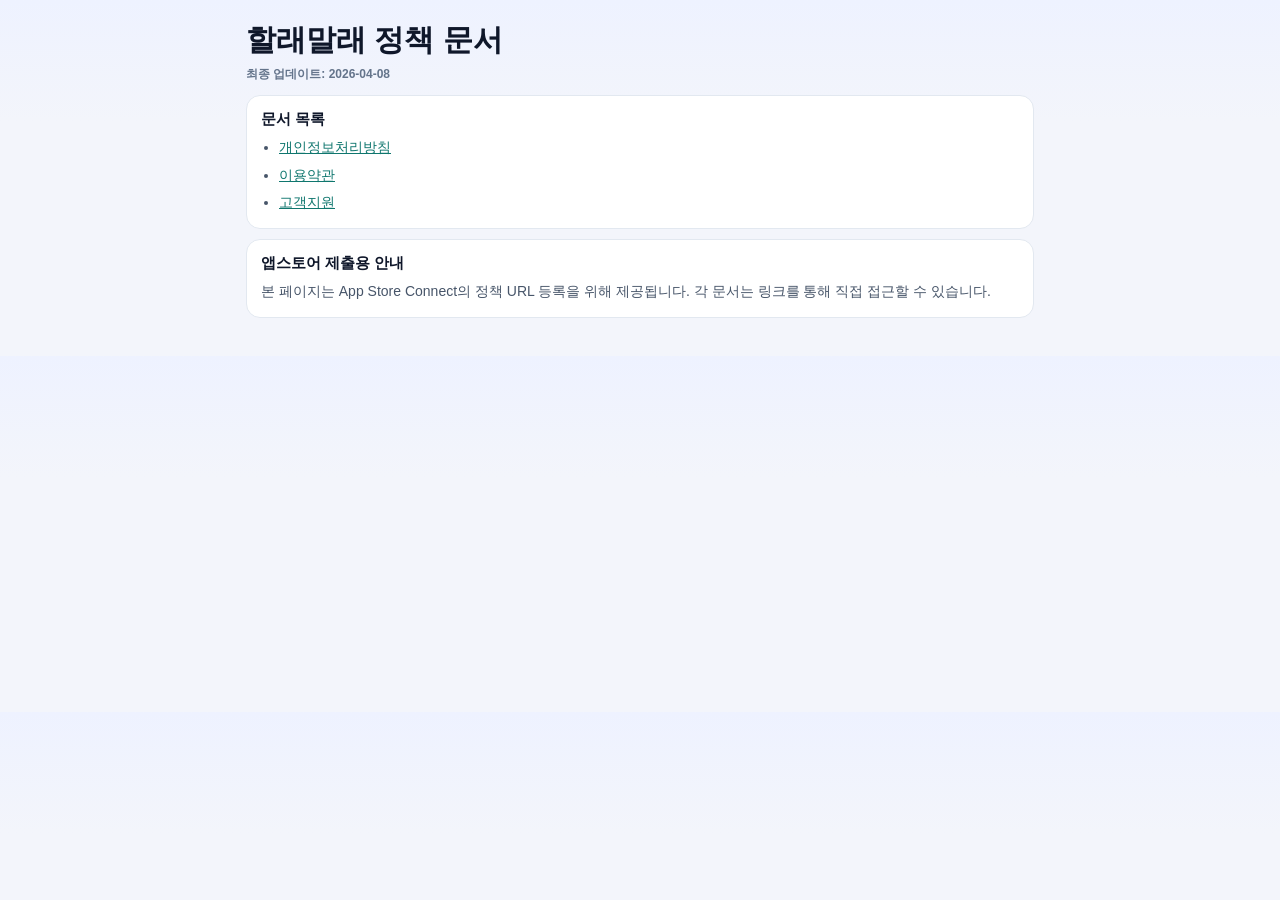
<file: index.html>
<!doctype html>
<html lang="ko">
  <head>
    <meta charset="UTF-8" />
    <meta name="viewport" content="width=device-width, initial-scale=1.0" />
    <title>할래말래 정책 문서</title>
    <link rel="stylesheet" href="./styles.css" />
  </head>
  <body>
    <main class="container">
      <h1 class="title">할래말래 정책 문서</h1>
      <p class="meta">최종 업데이트: 2026-04-08</p>

      <section class="card">
        <h2>문서 목록</h2>
        <ul>
          <li><a href="./privacy.html">개인정보처리방침</a></li>
          <li><a href="./terms.html">이용약관</a></li>
          <li><a href="./support.html">고객지원</a></li>
        </ul>
      </section>

      <section class="card">
        <h2>앱스토어 제출용 안내</h2>
        <p>
          본 페이지는 App Store Connect의 정책 URL 등록을 위해 제공됩니다.
          각 문서는 링크를 통해 직접 접근할 수 있습니다.
        </p>
      </section>
    </main>
  </body>
</html>
</file>
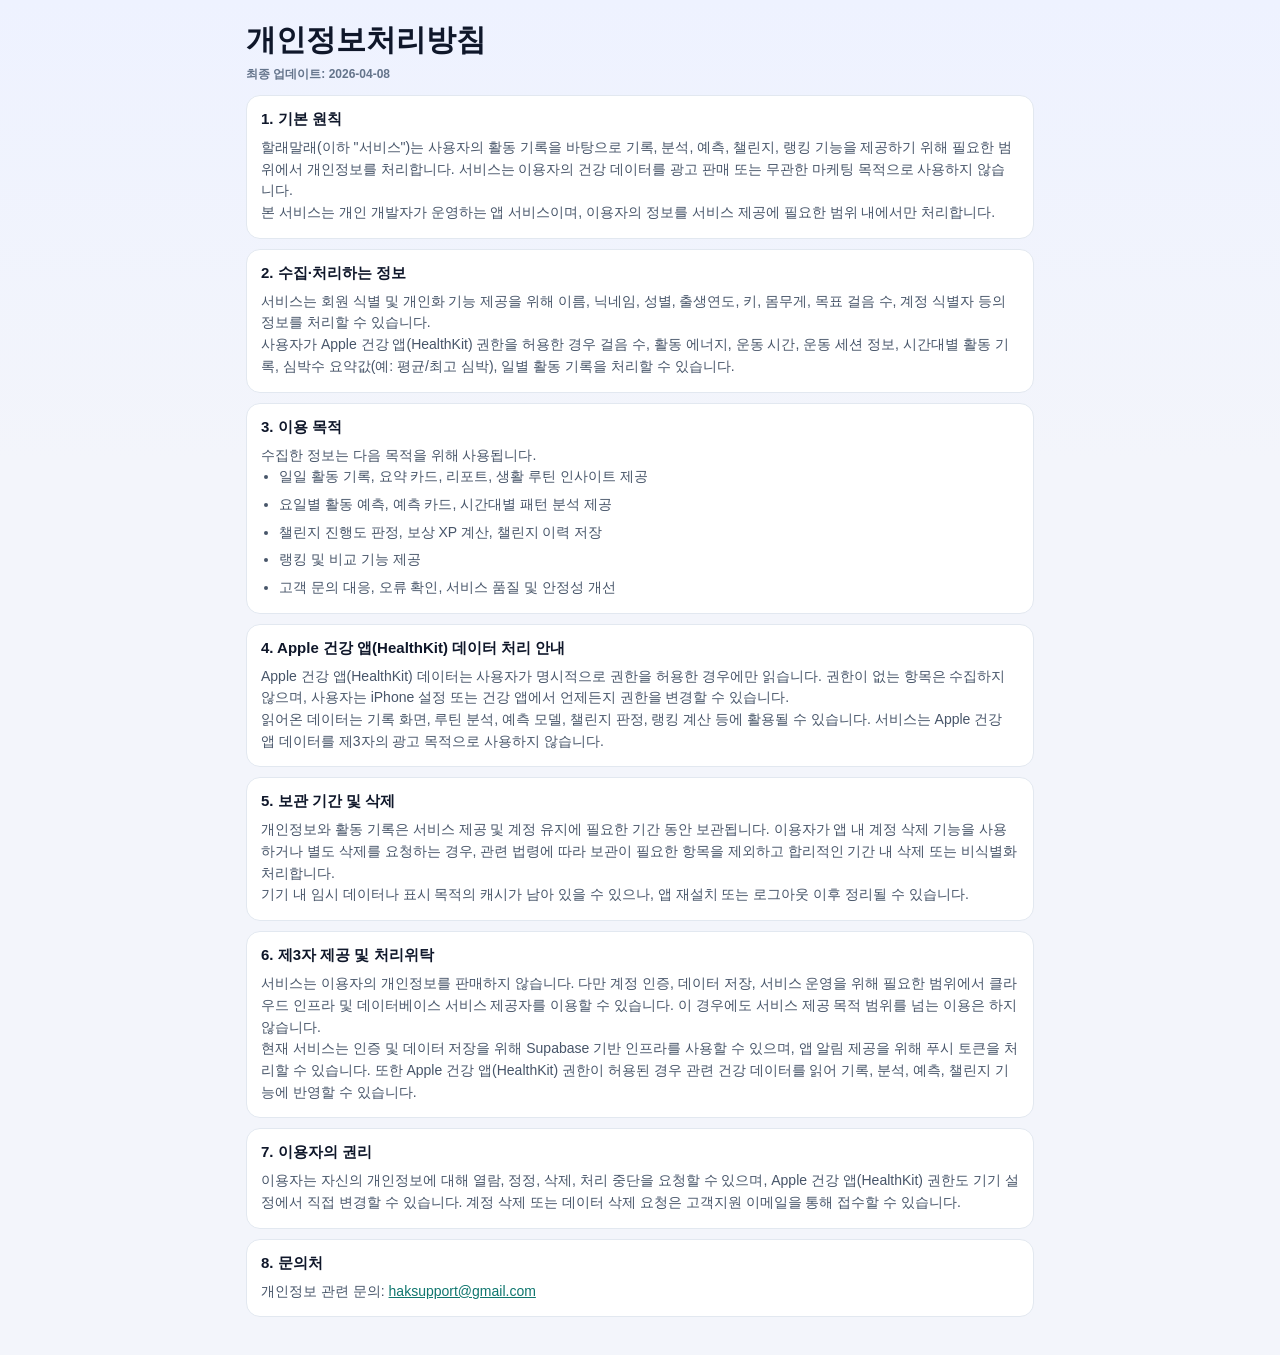
<file: privacy.html>
<!doctype html>
<html lang="ko">
  <head>
    <meta charset="UTF-8" />
    <meta name="viewport" content="width=device-width, initial-scale=1.0" />
    <title>할래말래 개인정보처리방침</title>
    <link rel="stylesheet" href="./styles.css" />
  </head>
  <body>
    <main class="container">
      <h1 class="title">개인정보처리방침</h1>
      <p class="meta">최종 업데이트: 2026-04-08</p>

      <section class="card">
        <h2>1. 기본 원칙</h2>
        <p>
          할래말래(이하 "서비스")는 사용자의 활동 기록을 바탕으로 기록, 분석, 예측, 챌린지, 랭킹 기능을 제공하기 위해
          필요한 범위에서 개인정보를 처리합니다. 서비스는 이용자의 건강 데이터를 광고 판매 또는 무관한 마케팅 목적으로 사용하지 않습니다.
        </p>
        <p>
          본 서비스는 개인 개발자가 운영하는 앱 서비스이며, 이용자의 정보를 서비스 제공에 필요한 범위 내에서만 처리합니다.
        </p>
      </section>

      <section class="card">
        <h2>2. 수집·처리하는 정보</h2>
        <p>
          서비스는 회원 식별 및 개인화 기능 제공을 위해 이름, 닉네임, 성별, 출생연도, 키, 몸무게, 목표 걸음 수,
          계정 식별자 등의 정보를 처리할 수 있습니다.
        </p>
        <p>
          사용자가 Apple 건강 앱(HealthKit) 권한을 허용한 경우 걸음 수, 활동 에너지, 운동 시간, 운동 세션 정보,
          시간대별 활동 기록, 심박수 요약값(예: 평균/최고 심박), 일별 활동 기록을 처리할 수 있습니다.
        </p>
      </section>

      <section class="card">
        <h2>3. 이용 목적</h2>
        <p>
          수집한 정보는 다음 목적을 위해 사용됩니다.
        </p>
        <ul>
          <li>일일 활동 기록, 요약 카드, 리포트, 생활 루틴 인사이트 제공</li>
          <li>요일별 활동 예측, 예측 카드, 시간대별 패턴 분석 제공</li>
          <li>챌린지 진행도 판정, 보상 XP 계산, 챌린지 이력 저장</li>
          <li>랭킹 및 비교 기능 제공</li>
          <li>고객 문의 대응, 오류 확인, 서비스 품질 및 안정성 개선</li>
        </ul>
      </section>

      <section class="card">
        <h2>4. Apple 건강 앱(HealthKit) 데이터 처리 안내</h2>
        <p>
          Apple 건강 앱(HealthKit) 데이터는 사용자가 명시적으로 권한을 허용한 경우에만 읽습니다. 권한이 없는 항목은 수집하지 않으며,
          사용자는 iPhone 설정 또는 건강 앱에서 언제든지 권한을 변경할 수 있습니다.
        </p>
        <p>
          읽어온 데이터는 기록 화면, 루틴 분석, 예측 모델, 챌린지 판정, 랭킹 계산 등에 활용될 수 있습니다.
          서비스는 Apple 건강 앱 데이터를 제3자의 광고 목적으로 사용하지 않습니다.
        </p>
      </section>

      <section class="card">
        <h2>5. 보관 기간 및 삭제</h2>
        <p>
          개인정보와 활동 기록은 서비스 제공 및 계정 유지에 필요한 기간 동안 보관됩니다. 이용자가 앱 내 계정 삭제 기능을 사용하거나
          별도 삭제를 요청하는 경우, 관련 법령에 따라 보관이 필요한 항목을 제외하고 합리적인 기간 내 삭제 또는 비식별화 처리합니다.
        </p>
        <p>
          기기 내 임시 데이터나 표시 목적의 캐시가 남아 있을 수 있으나, 앱 재설치 또는 로그아웃 이후 정리될 수 있습니다.
        </p>
      </section>

      <section class="card">
        <h2>6. 제3자 제공 및 처리위탁</h2>
        <p>
          서비스는 이용자의 개인정보를 판매하지 않습니다. 다만 계정 인증, 데이터 저장, 서비스 운영을 위해 필요한 범위에서
          클라우드 인프라 및 데이터베이스 서비스 제공자를 이용할 수 있습니다. 이 경우에도 서비스 제공 목적 범위를 넘는 이용은 하지 않습니다.
        </p>
        <p>
          현재 서비스는 인증 및 데이터 저장을 위해 Supabase 기반 인프라를 사용할 수 있으며, 앱 알림 제공을 위해 푸시 토큰을 처리할 수 있습니다.
          또한 Apple 건강 앱(HealthKit) 권한이 허용된 경우 관련 건강 데이터를 읽어 기록, 분석, 예측, 챌린지 기능에 반영할 수 있습니다.
        </p>
      </section>

      <section class="card">
        <h2>7. 이용자의 권리</h2>
        <p>
          이용자는 자신의 개인정보에 대해 열람, 정정, 삭제, 처리 중단을 요청할 수 있으며, Apple 건강 앱(HealthKit) 권한도 기기 설정에서
          직접 변경할 수 있습니다. 계정 삭제 또는 데이터 삭제 요청은 고객지원 이메일을 통해 접수할 수 있습니다.
        </p>
      </section>

      <section class="card">
        <h2>8. 문의처</h2>
        <p>개인정보 관련 문의: <a href="mailto:haksupport@gmail.com">haksupport@gmail.com</a></p>
      </section>
    </main>
  </body>
</html>
</file>
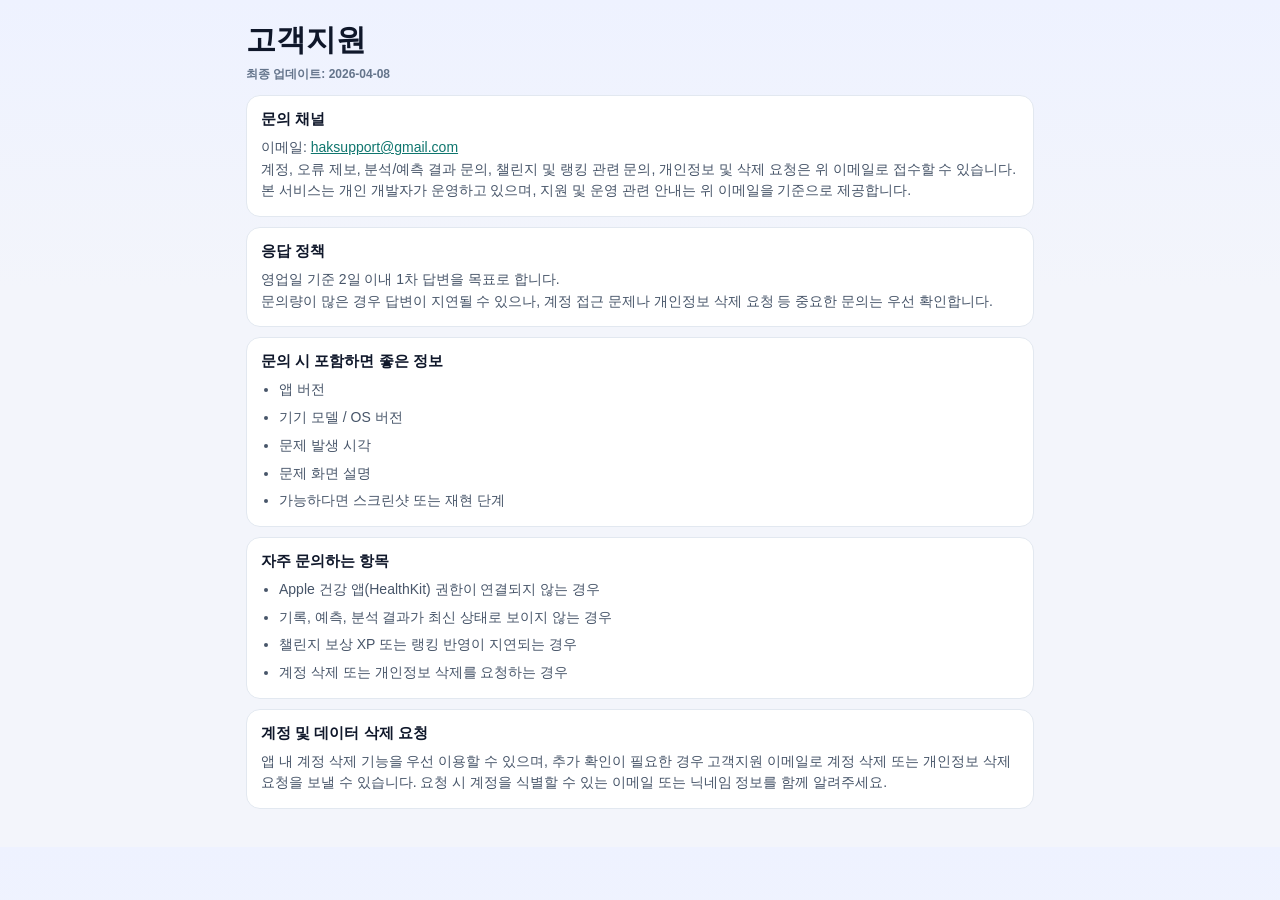
<file: support.html>
<!doctype html>
<html lang="ko">
  <head>
    <meta charset="UTF-8" />
    <meta name="viewport" content="width=device-width, initial-scale=1.0" />
    <title>할래말래 고객지원</title>
    <link rel="stylesheet" href="./styles.css" />
  </head>
  <body>
    <main class="container">
      <h1 class="title">고객지원</h1>
      <p class="meta">최종 업데이트: 2026-04-08</p>

      <section class="card">
        <h2>문의 채널</h2>
        <p>
          이메일: <a href="mailto:haksupport@gmail.com">haksupport@gmail.com</a>
        </p>
        <p>
          계정, 오류 제보, 분석/예측 결과 문의, 챌린지 및 랭킹 관련 문의, 개인정보 및 삭제 요청은 위 이메일로 접수할 수 있습니다.
        </p>
        <p>
          본 서비스는 개인 개발자가 운영하고 있으며, 지원 및 운영 관련 안내는 위 이메일을 기준으로 제공합니다.
        </p>
      </section>

      <section class="card">
        <h2>응답 정책</h2>
        <p>영업일 기준 2일 이내 1차 답변을 목표로 합니다.</p>
        <p>
          문의량이 많은 경우 답변이 지연될 수 있으나, 계정 접근 문제나 개인정보 삭제 요청 등 중요한 문의는 우선 확인합니다.
        </p>
      </section>

      <section class="card">
        <h2>문의 시 포함하면 좋은 정보</h2>
        <ul>
          <li>앱 버전</li>
          <li>기기 모델 / OS 버전</li>
          <li>문제 발생 시각</li>
          <li>문제 화면 설명</li>
          <li>가능하다면 스크린샷 또는 재현 단계</li>
        </ul>
      </section>

      <section class="card">
        <h2>자주 문의하는 항목</h2>
        <ul>
          <li>Apple 건강 앱(HealthKit) 권한이 연결되지 않는 경우</li>
          <li>기록, 예측, 분석 결과가 최신 상태로 보이지 않는 경우</li>
          <li>챌린지 보상 XP 또는 랭킹 반영이 지연되는 경우</li>
          <li>계정 삭제 또는 개인정보 삭제를 요청하는 경우</li>
        </ul>
      </section>

      <section class="card">
        <h2>계정 및 데이터 삭제 요청</h2>
        <p>
          앱 내 계정 삭제 기능을 우선 이용할 수 있으며, 추가 확인이 필요한 경우 고객지원 이메일로 계정 삭제 또는
          개인정보 삭제 요청을 보낼 수 있습니다. 요청 시 계정을 식별할 수 있는 이메일 또는 닉네임 정보를 함께 알려주세요.
        </p>
      </section>
    </main>
  </body>
</html>
</file>
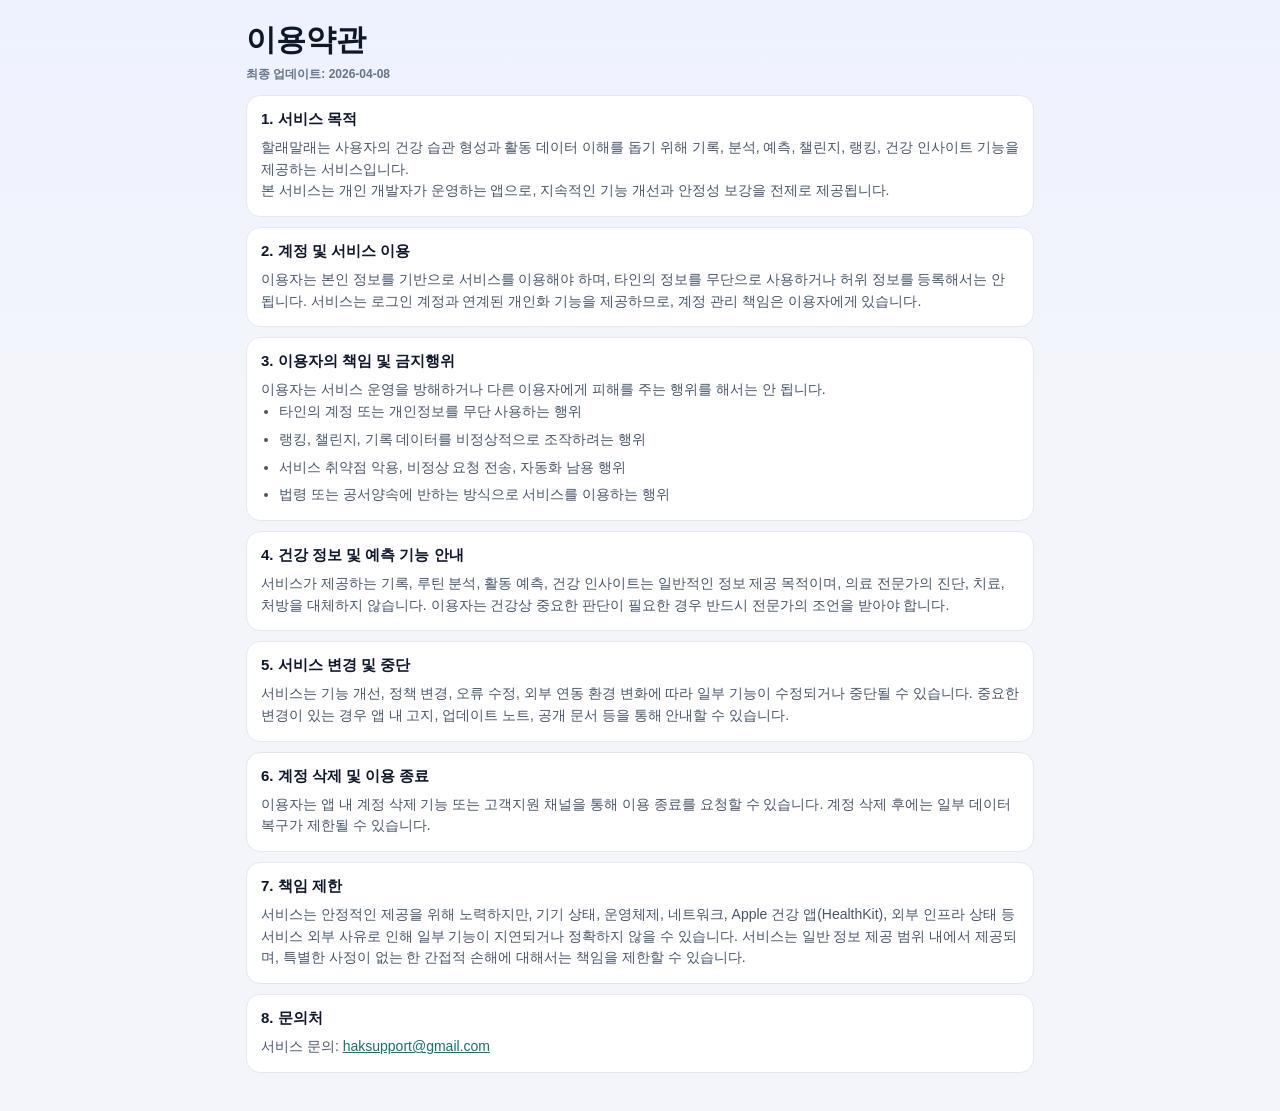
<file: terms.html>
<!doctype html>
<html lang="ko">
  <head>
    <meta charset="UTF-8" />
    <meta name="viewport" content="width=device-width, initial-scale=1.0" />
    <title>할래말래 이용약관</title>
    <link rel="stylesheet" href="./styles.css" />
  </head>
  <body>
    <main class="container">
      <h1 class="title">이용약관</h1>
      <p class="meta">최종 업데이트: 2026-04-08</p>

      <section class="card">
        <h2>1. 서비스 목적</h2>
        <p>
          할래말래는 사용자의 건강 습관 형성과 활동 데이터 이해를 돕기 위해 기록, 분석, 예측, 챌린지,
          랭킹, 건강 인사이트 기능을 제공하는 서비스입니다.
        </p>
        <p>
          본 서비스는 개인 개발자가 운영하는 앱으로, 지속적인 기능 개선과 안정성 보강을 전제로 제공됩니다.
        </p>
      </section>

      <section class="card">
        <h2>2. 계정 및 서비스 이용</h2>
        <p>
          이용자는 본인 정보를 기반으로 서비스를 이용해야 하며, 타인의 정보를 무단으로 사용하거나 허위 정보를 등록해서는 안 됩니다.
          서비스는 로그인 계정과 연계된 개인화 기능을 제공하므로, 계정 관리 책임은 이용자에게 있습니다.
        </p>
      </section>

      <section class="card">
        <h2>3. 이용자의 책임 및 금지행위</h2>
        <p>
          이용자는 서비스 운영을 방해하거나 다른 이용자에게 피해를 주는 행위를 해서는 안 됩니다.
        </p>
        <ul>
          <li>타인의 계정 또는 개인정보를 무단 사용하는 행위</li>
          <li>랭킹, 챌린지, 기록 데이터를 비정상적으로 조작하려는 행위</li>
          <li>서비스 취약점 악용, 비정상 요청 전송, 자동화 남용 행위</li>
          <li>법령 또는 공서양속에 반하는 방식으로 서비스를 이용하는 행위</li>
        </ul>
      </section>

      <section class="card">
        <h2>4. 건강 정보 및 예측 기능 안내</h2>
        <p>
          서비스가 제공하는 기록, 루틴 분석, 활동 예측, 건강 인사이트는 일반적인 정보 제공 목적이며,
          의료 전문가의 진단, 치료, 처방을 대체하지 않습니다. 이용자는 건강상 중요한 판단이 필요한 경우
          반드시 전문가의 조언을 받아야 합니다.
        </p>
      </section>

      <section class="card">
        <h2>5. 서비스 변경 및 중단</h2>
        <p>
          서비스는 기능 개선, 정책 변경, 오류 수정, 외부 연동 환경 변화에 따라 일부 기능이 수정되거나 중단될 수 있습니다.
          중요한 변경이 있는 경우 앱 내 고지, 업데이트 노트, 공개 문서 등을 통해 안내할 수 있습니다.
        </p>
      </section>

      <section class="card">
        <h2>6. 계정 삭제 및 이용 종료</h2>
        <p>
          이용자는 앱 내 계정 삭제 기능 또는 고객지원 채널을 통해 이용 종료를 요청할 수 있습니다. 계정 삭제 후에는
          일부 데이터 복구가 제한될 수 있습니다.
        </p>
      </section>

      <section class="card">
        <h2>7. 책임 제한</h2>
        <p>
          서비스는 안정적인 제공을 위해 노력하지만, 기기 상태, 운영체제, 네트워크, Apple 건강 앱(HealthKit),
          외부 인프라 상태 등 서비스 외부 사유로 인해 일부 기능이 지연되거나 정확하지 않을 수 있습니다.
          서비스는 일반 정보 제공 범위 내에서 제공되며, 특별한 사정이 없는 한 간접적 손해에 대해서는 책임을 제한할 수 있습니다.
        </p>
      </section>

      <section class="card">
        <h2>8. 문의처</h2>
        <p>서비스 문의: <a href="mailto:haksupport@gmail.com">haksupport@gmail.com</a></p>
      </section>
    </main>
  </body>
</html>
</file>
<file: styles.css>
:root {
  --bg: #f3f5fb;
  --card: #ffffff;
  --text: #0f172a;
  --subtext: #475569;
  --line: #e2e8f0;
  --accent: #0f766e;
}

* {
  box-sizing: border-box;
}

body {
  margin: 0;
  font-family: -apple-system, BlinkMacSystemFont, 'Segoe UI', Roboto, sans-serif;
  background: linear-gradient(180deg, #eef2ff 0%, var(--bg) 34%, var(--bg) 100%);
  color: var(--text);
}

.container {
  width: 100%;
  max-width: 820px;
  margin: 0 auto;
  padding: 20px 16px 28px;
}

.title {
  margin: 2px 0 8px;
  font-size: 30px;
  line-height: 1.2;
}

.meta {
  margin: 0 0 12px;
  color: #64748b;
  font-size: 12px;
  font-weight: 600;
}

.card {
  background: var(--card);
  border: 1px solid var(--line);
  border-radius: 14px;
  padding: 14px;
  margin-bottom: 10px;
}

.card h2 {
  margin: 0 0 8px;
  font-size: 15px;
}

.card p,
.card li {
  margin: 0;
  color: var(--subtext);
  font-size: 14px;
  line-height: 1.55;
}

.card ul {
  margin: 0;
  padding-left: 18px;
  display: grid;
  gap: 6px;
}

.pill {
  display: inline-block;
  margin-top: 8px;
  background: #e6fffa;
  border: 1px solid #99f6e4;
  color: #115e59;
  border-radius: 999px;
  padding: 6px 10px;
  font-size: 12px;
  font-weight: 700;
}

a {
  color: var(--accent);
}
</file>
